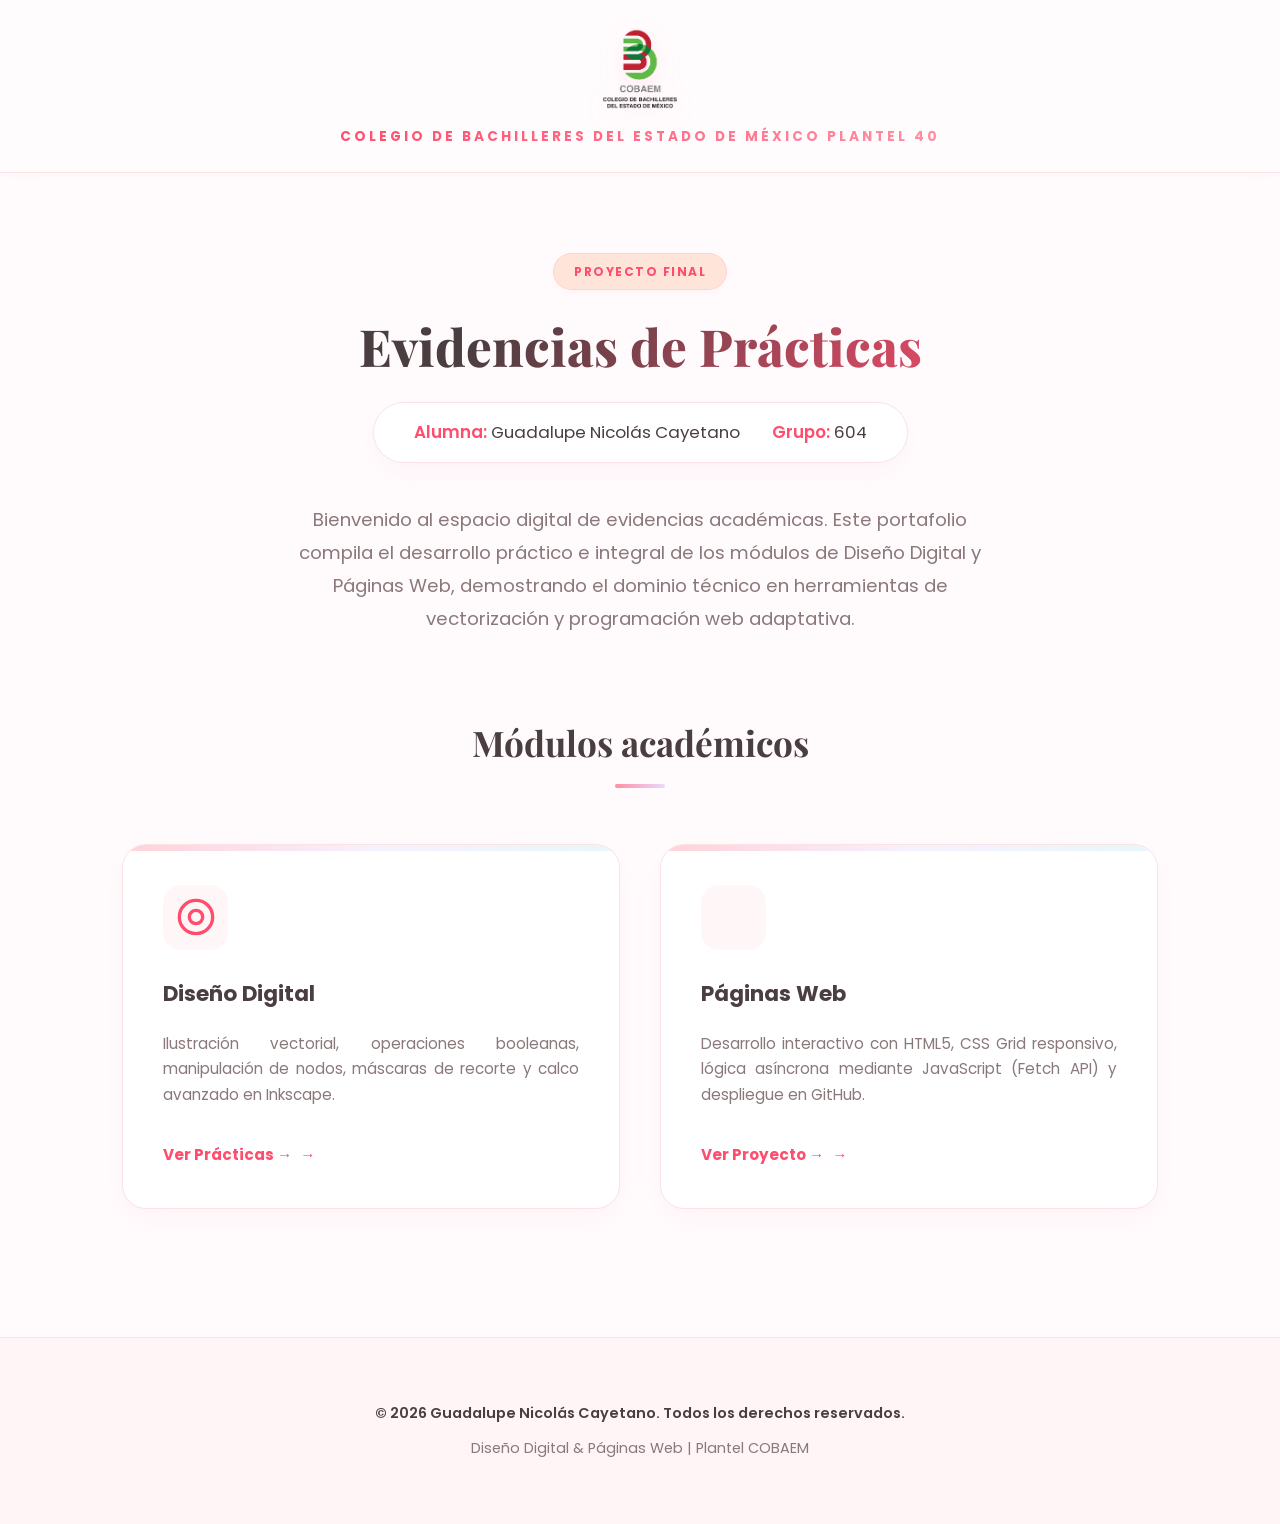
<file: PAGINA WEB/index.html>
<!DOCTYPE html>
<html lang="es">
<head>
    <meta charset="UTF-8">
    <meta name="viewport" content="width=device-width, initial-scale=1.0">
    <title>Página Web | Guadalupe Nicolás Cayetano</title>
    <link rel="stylesheet" href="style.css">
    <link rel="preconnect" href="https://fonts.googleapis.com">
    <link rel="preconnect" href="https://fonts.gstatic.com" crossorigin>
    <link href="https://fonts.googleapis.com/css2?family=Poppins:wght@300;400;600;700&display=swap" rel="stylesheet">
</head>
<body>

    <header class="main-header">
        <div class="header-container">
            <img src="Assets/logo.png" alt="Logo de la Institución" class="school-logo">
            <p class="institution-name">Colegio de Bachilleres del Estado de México Plantel 40</p>
        </div>
    </header>

    <section class="hero-section">
        <div class="hero-container">
            <span class="badge">Proyecto Final</span>
            <h1>Evidencias de Prácticas</h1>
            <div class="student-info">
                <p><strong>Alumna:</strong> Guadalupe Nicolás Cayetano</p>
                <p><strong>Grupo:</strong> 604</p>
            </div>
            <p class="hero-description">
               Bienvenido al espacio digital de evidencias académicas. Este portafolio compila el desarrollo práctico e integral de los módulos de Diseño Digital y Páginas Web, demostrando el dominio técnico en herramientas de vectorización y programación web adaptativa.
            </p>
        </div>
    </section>

    <main class="modules-section">
        <h2 class="section-title">Módulos académicos</h2>
        <div class="modules-grid">
            
            <a href="diseno.html" class="module-card">
                <div class="card-icon">
                    <svg xmlns="http://www.w3.org/2000/svg" width="40" height="40" viewBox="0 0 24 24" fill="none" stroke="currentColor" stroke-width="2" stroke-linecap="round" stroke-linejoin="round"><path d="M12 22C17.5228 22 22 17.5228 22 12C22 6.47715 17.5228 2 12 2C6.47715 2 2 6.47715 2 12C2 17.5228 6.47715 22 12 22Z"/><path d="M12 8A4 4 0 1 0 12 16A4 4 0 1 0 12 8Z"/></svg>
                </div>
                <h3>Diseño Digital</h3>
                <p style="text-align: justify;">Ilustración vectorial, operaciones booleanas, manipulación de nodos, máscaras de recorte y calco avanzado en Inkscape.</p>
                <span class="card-link">Ver Prácticas &rarr;</span>
            </a>

            <a href="paginas_web.html" class="module-card">
                <div class="card-icon">
                    <svg xmlns="http://www.w3.org/2000/svg" width="40" height="40" viewBox="0 0 24 24" fill="none" stroke="currentColor" stroke-width="2" stroke-linecap="round" stroke-linejoin="round"><code class="xml"><path d="m18 16 4-4-4-4"/><path d="m6 8-4 4 4 4"/><path d="m14.5 4-5 16"/></code></svg>
                </div>
                <h3>Páginas Web</h3>
                <p style="text-align: justify;">Desarrollo interactivo con HTML5, CSS Grid responsivo, lógica asíncrona mediante JavaScript (Fetch API) y despliegue en GitHub.</p>
                <span class="card-link">Ver Proyecto &rarr;</span>
            </a>

        </div>
    </main>

    <footer class="main-footer">
        <p>&copy; 2026 Guadalupe Nicolás Cayetano. Todos los derechos reservados.</p>
        <p>Diseño Digital &amp; Páginas Web | Plantel COBAEM</p>
    </footer>

</body>
</html>
</file>
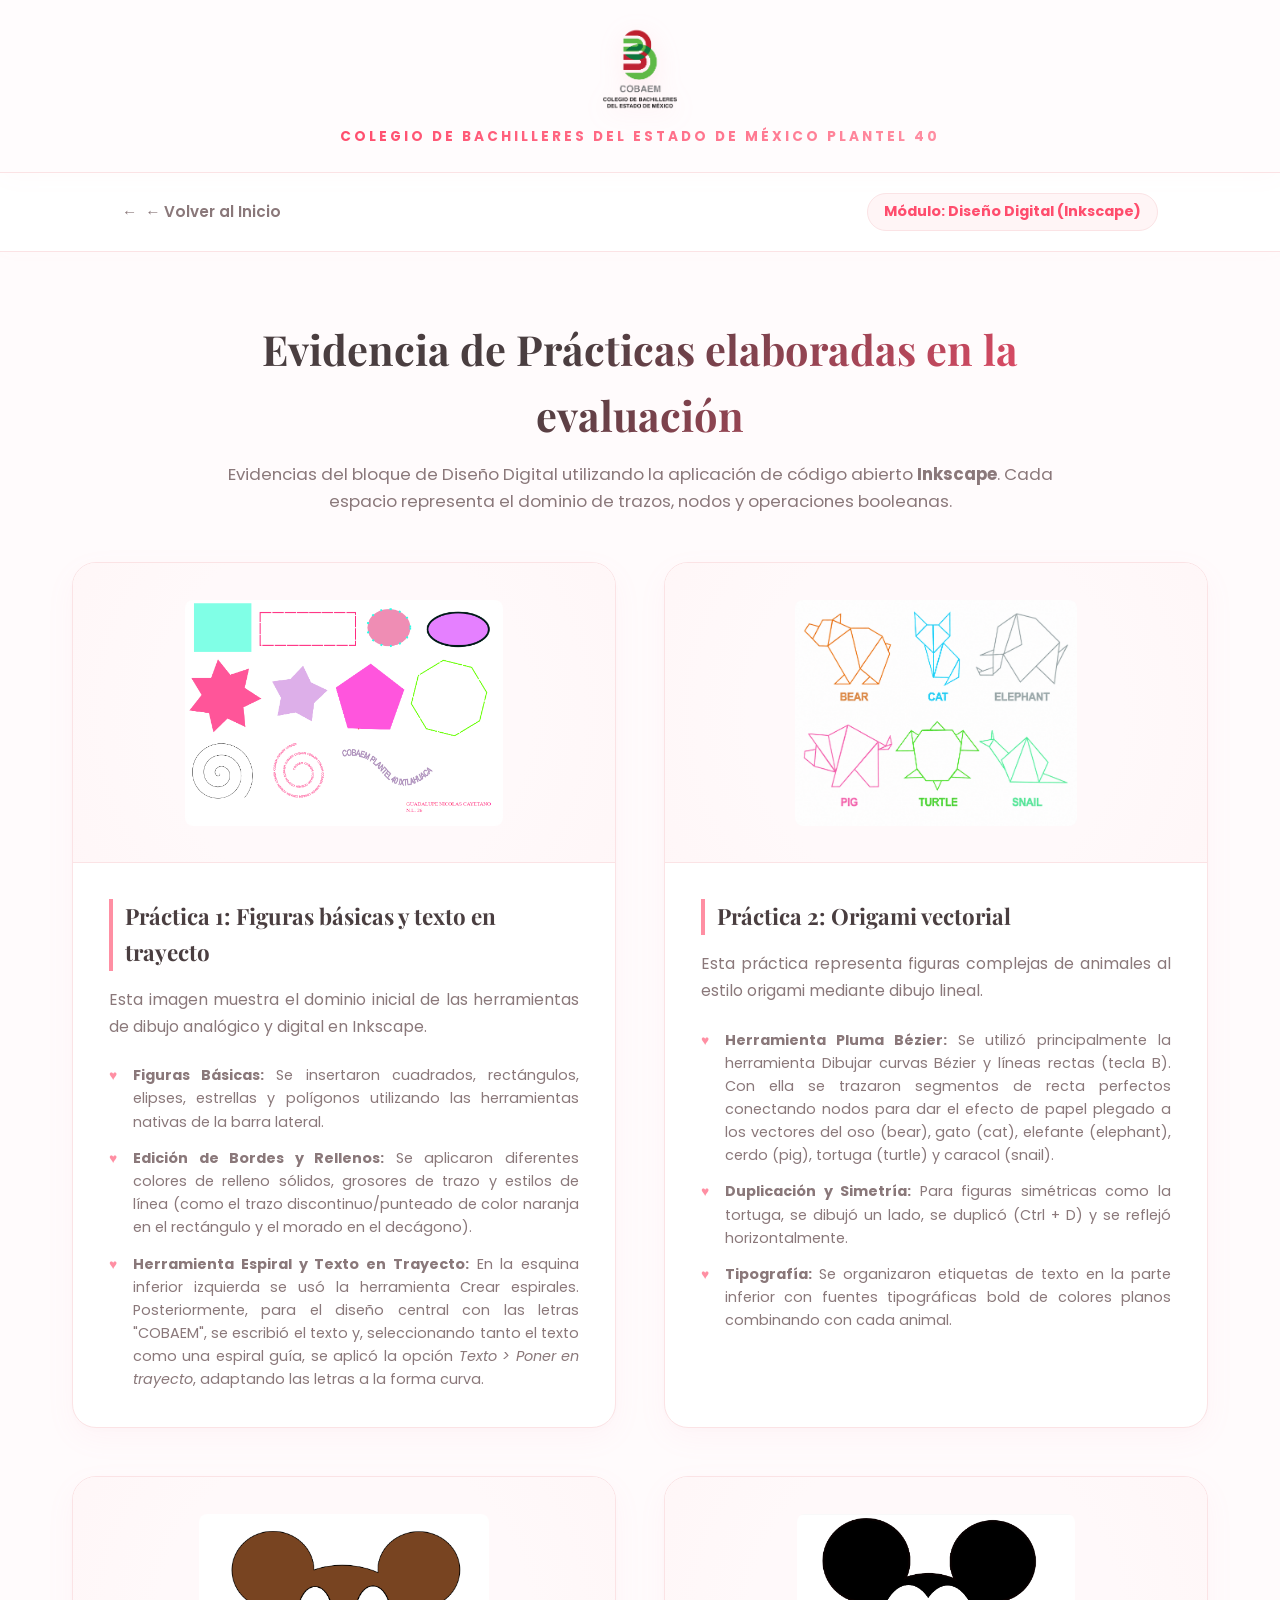
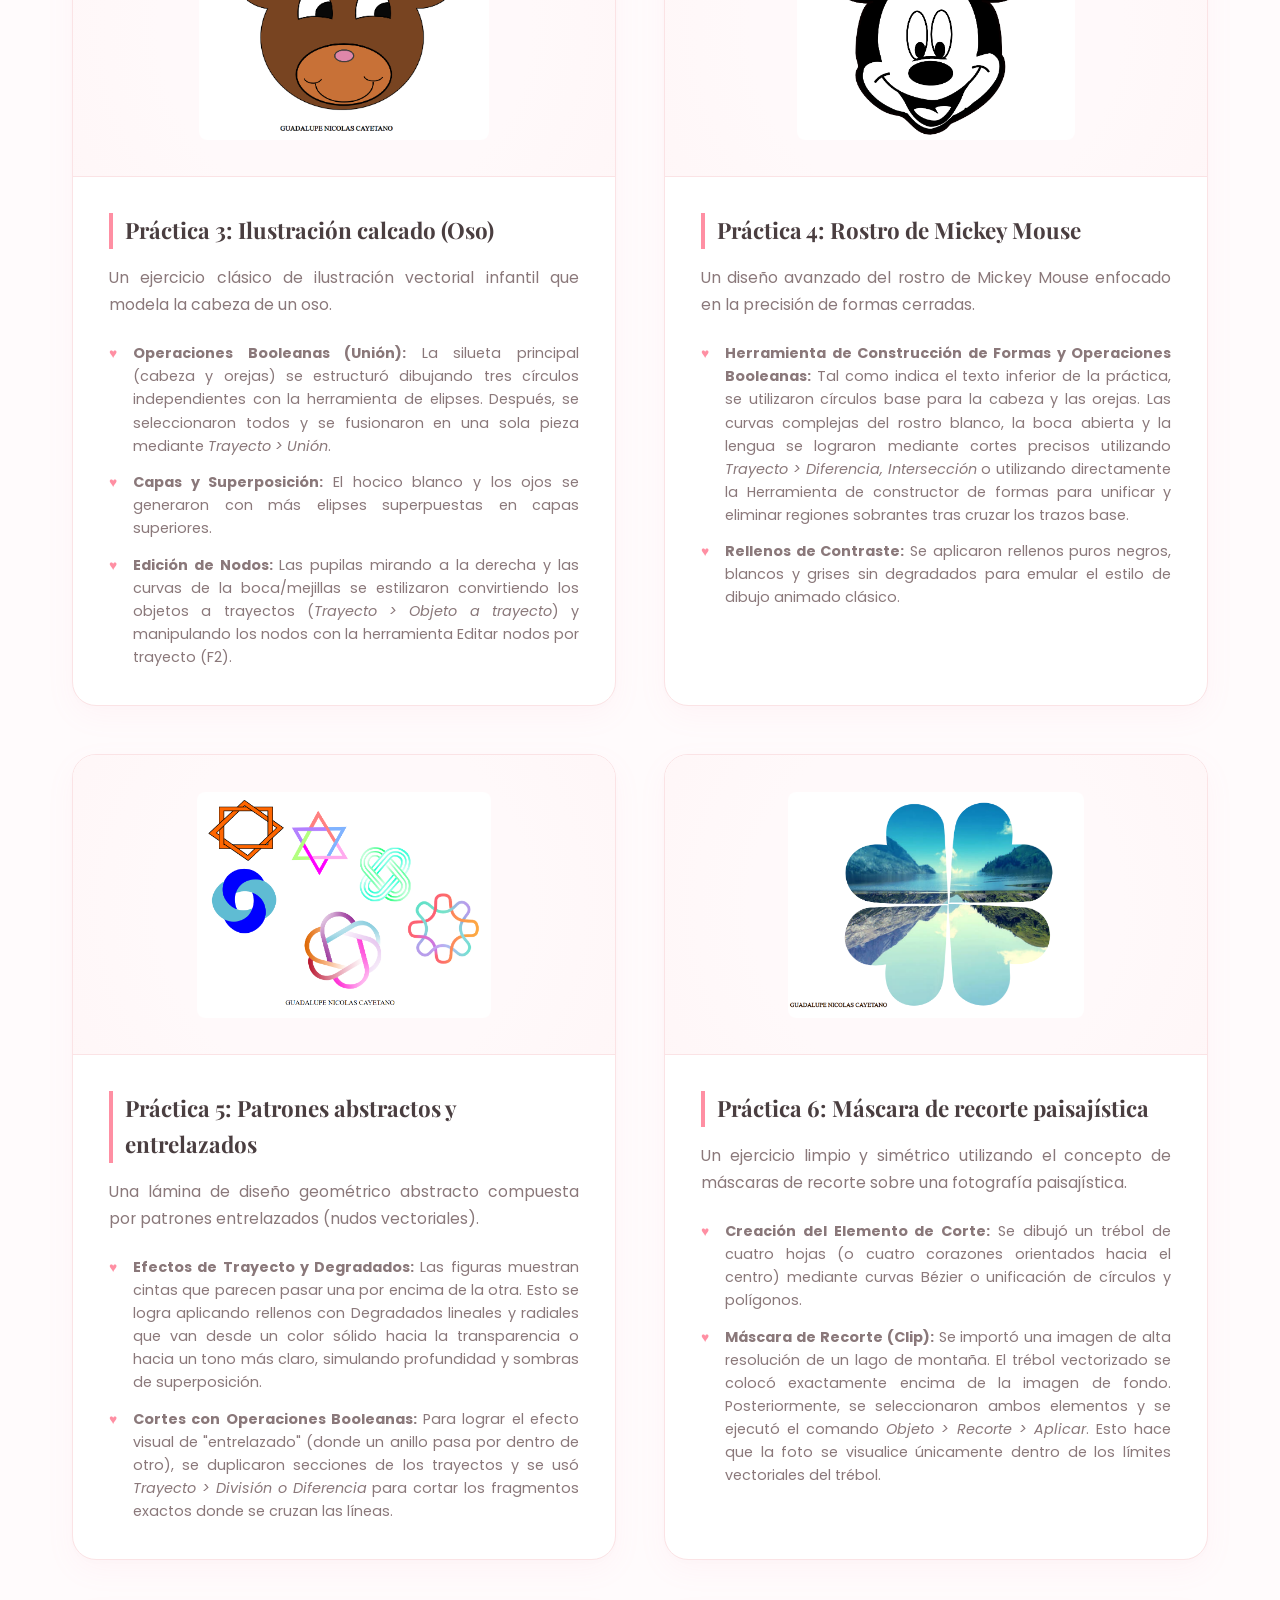
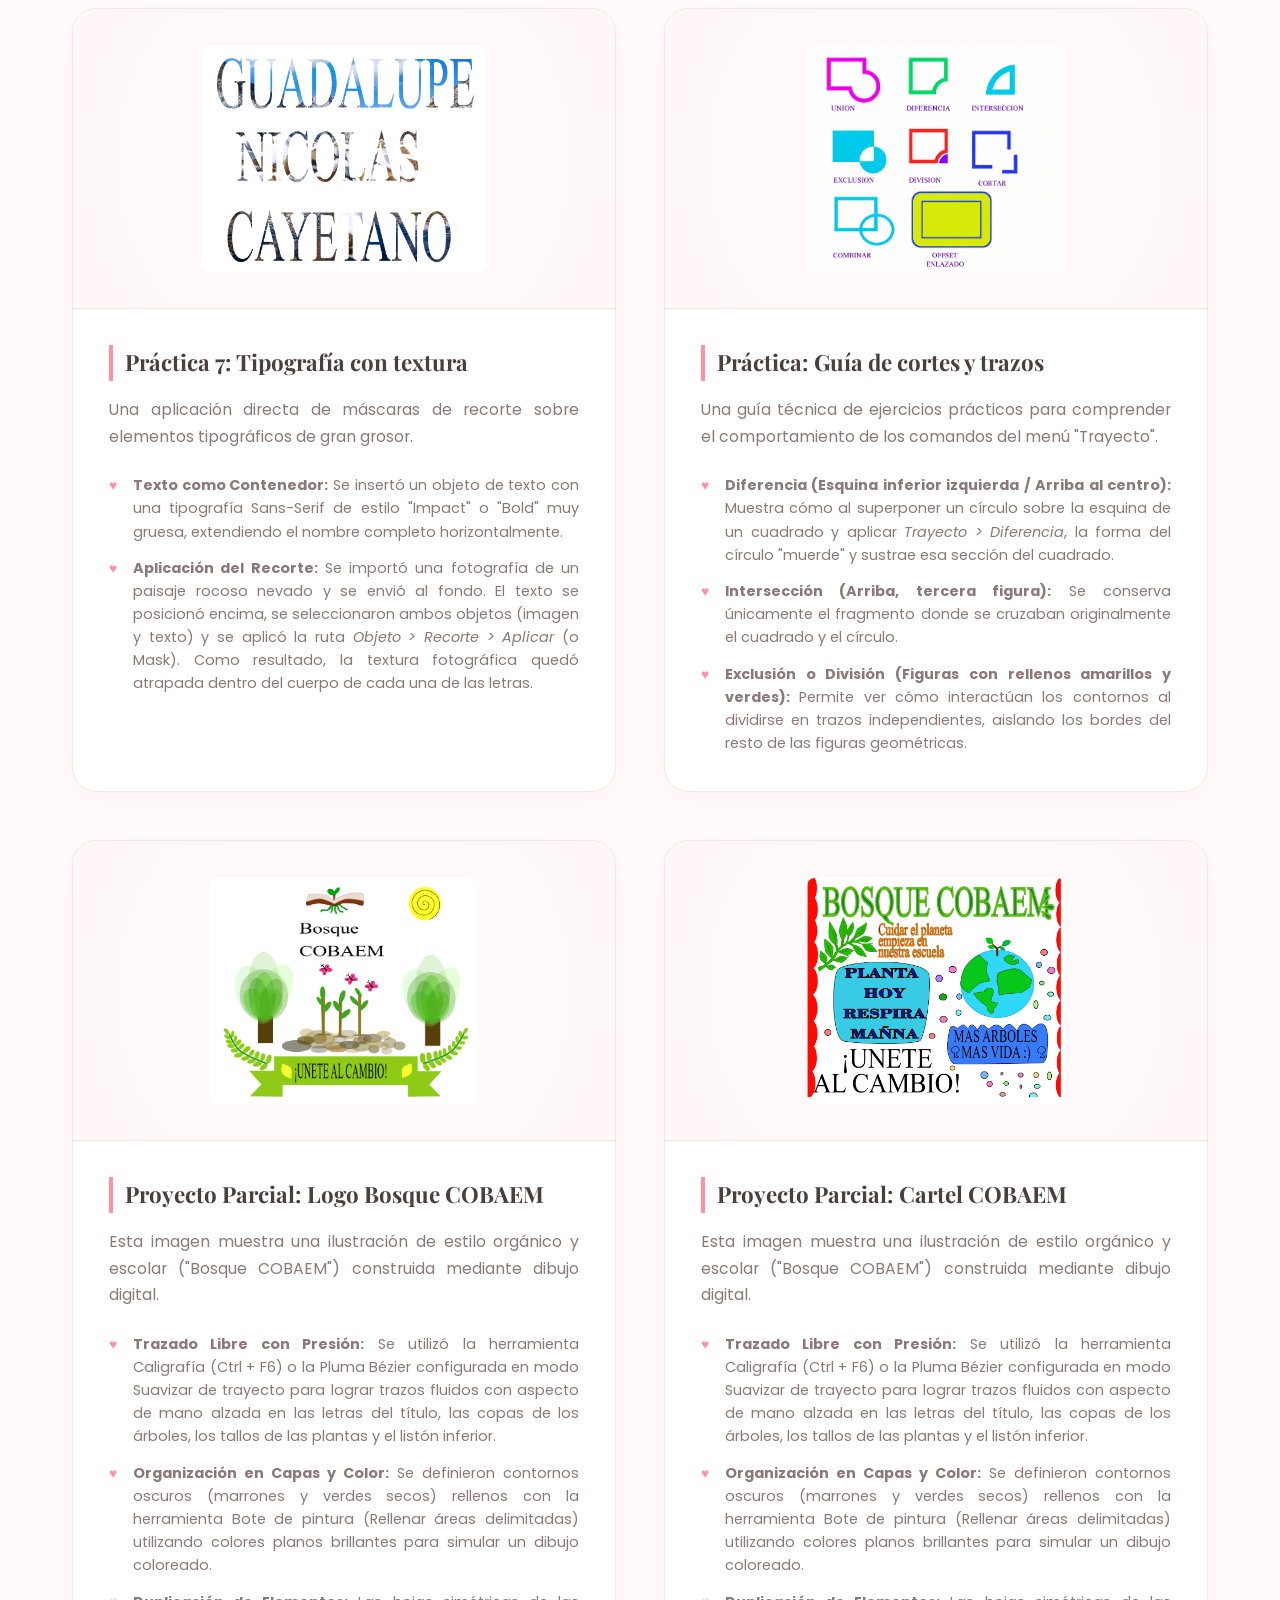
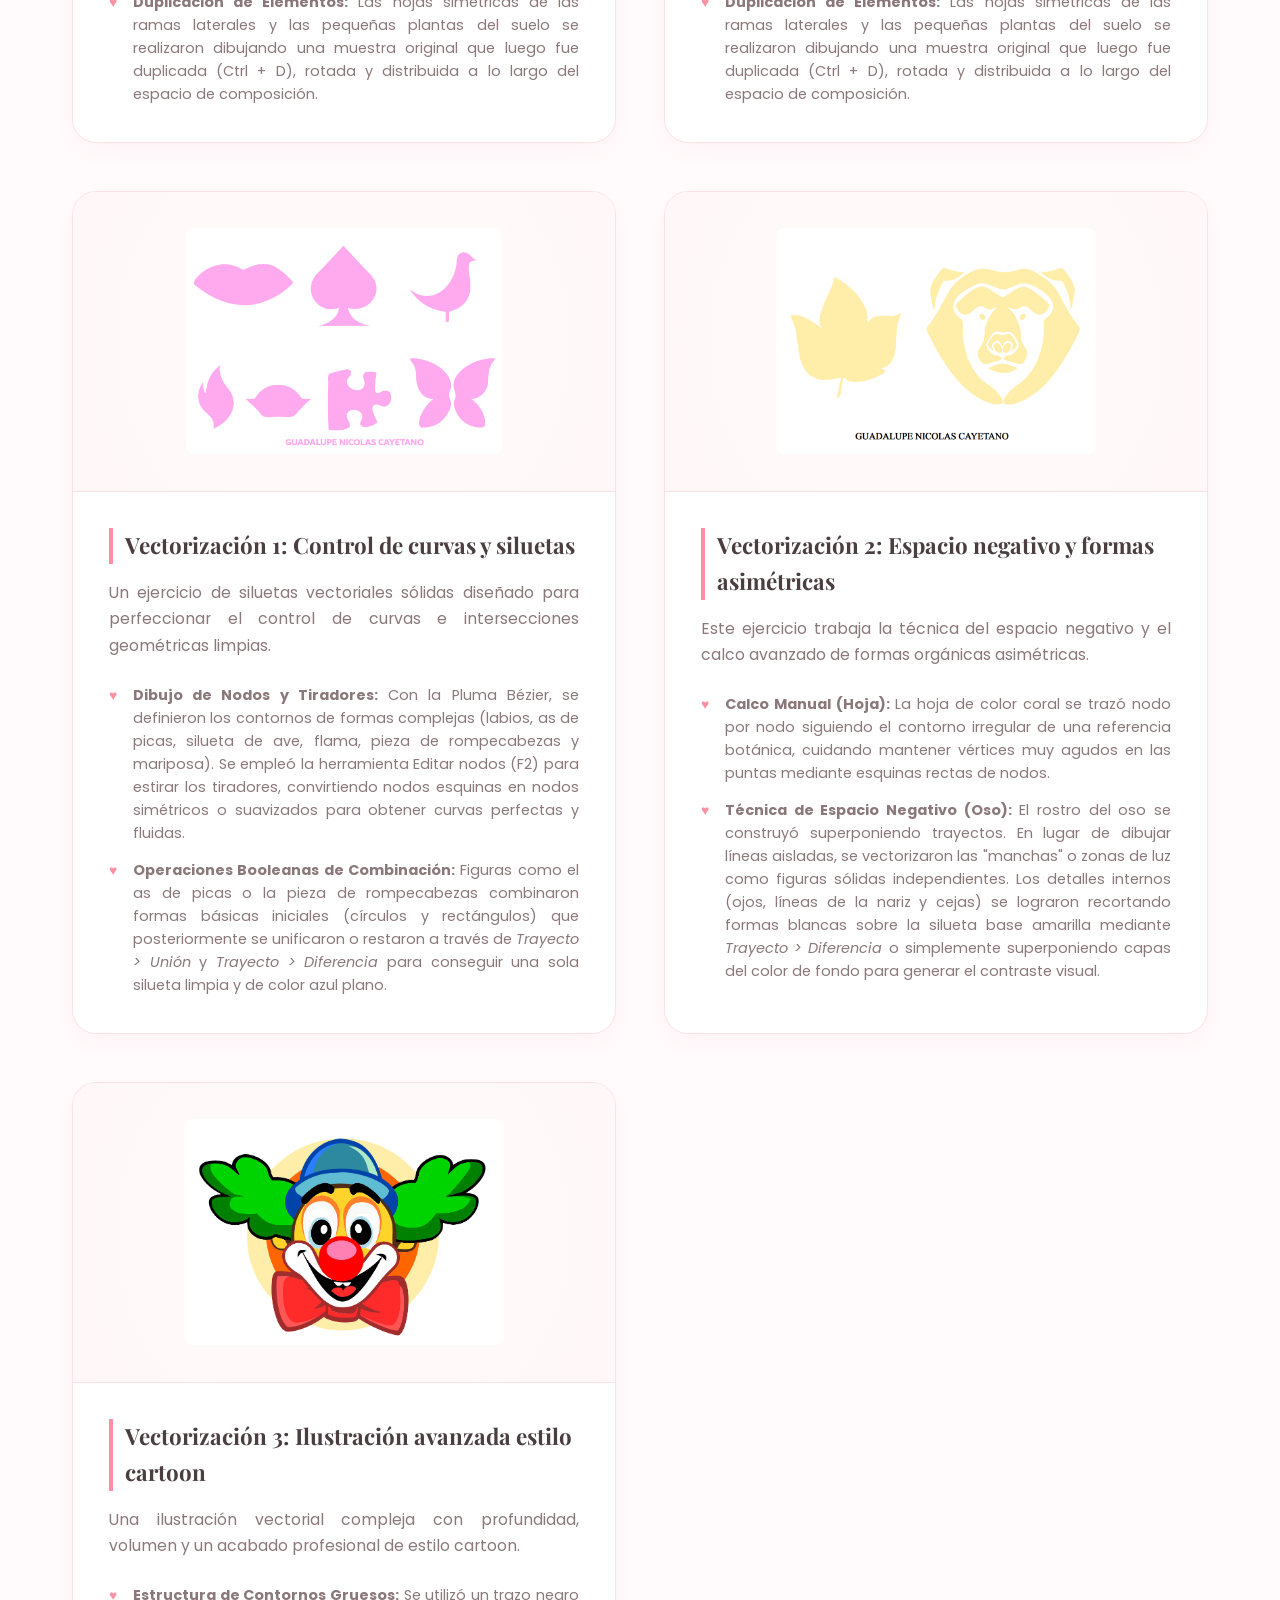
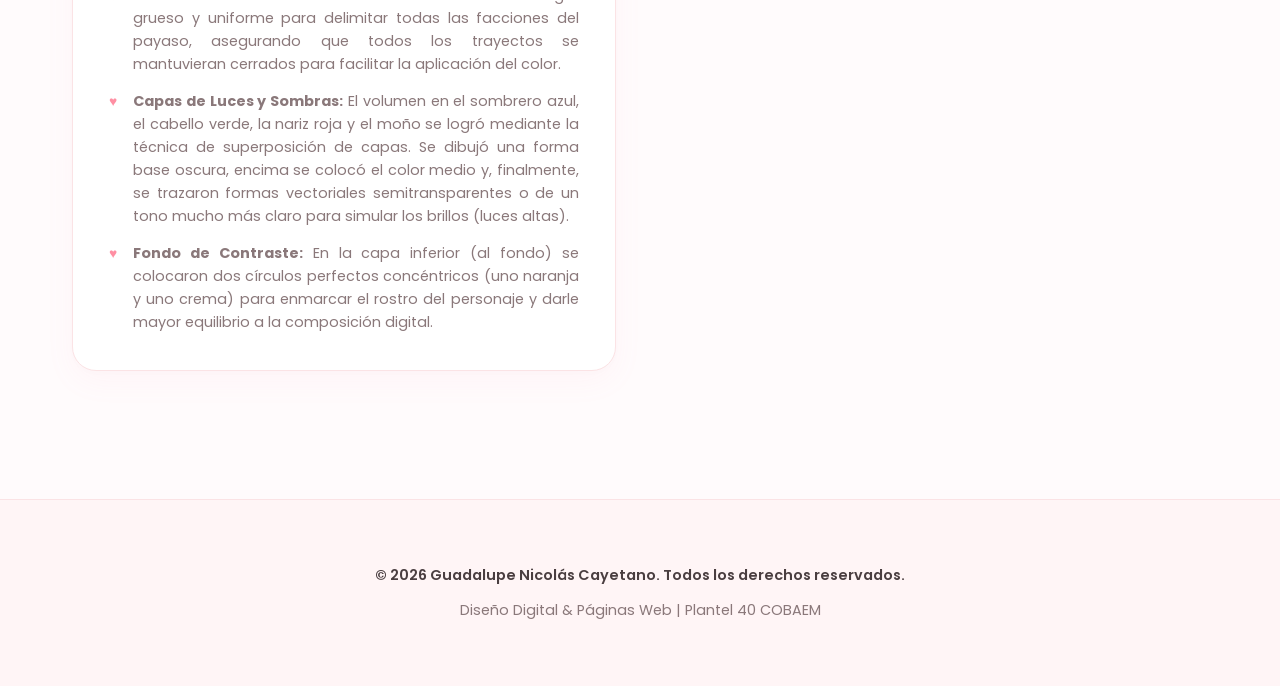
<file: PAGINA WEB/diseno.html>
<!DOCTYPE html>
<html lang="es">
<head>
    <meta charset="UTF-8">
    <meta name="viewport" content="width=device-width, initial-scale=1.0">
    <title>Diseño Digital | Evidencias</title>
    <link rel="stylesheet" href="style.css">
    <!-- Fuente moderna -->
    <link rel="preconnect" href="https://fonts.googleapis.com">
    <link rel="preconnect" href="https://fonts.gstatic.com" crossorigin>
    <link href="https://fonts.googleapis.com/css2?family=Poppins:wght@300;400;600;700&display=swap" rel="stylesheet">
</head>
<body>

    <!-- Encabezado / Logo Principal -->
    <header class="main-header">
        <div class="header-container">
            <img src="Assets/logo.png" alt="Logo de la Institución" class="school-logo">
            <p class="institution-name">Colegio de Bachilleres del Estado de México Plantel 40</p>
        </div>
    </header>

    <!-- Barra de Navegación / Regresar -->
    <nav class="nav-bar">
        <div class="nav-container">
            <a href="index.html" class="back-btn">&larr; Volver al Inicio</a>
            <span class="current-module">Módulo: Diseño Digital (Inkscape)</span>
        </div>
    </nav>

    <!-- Título de la Sección -->
    <section class="gallery-intro">
        <h1>Evidencia de Prácticas elaboradas en la evaluación</h1>
        <p>Evidencias del bloque de Diseño Digital utilizando la aplicación de código abierto <strong>Inkscape</strong>. Cada espacio representa el dominio de trazos, nodos y operaciones booleanas.</p>
    </section>

    <!-- Rejilla de la Galería -->
    <main class="gallery-section">
        <div class="gallery-grid">

            <!-- PÁGINA 1: Practica 1 -->
            <div class="gallery-card">
                <div class="image-container">
                    <img src="Assets/DISEÑO/Practica 1.png" alt="Práctica 1">
                </div>
                <div class="card-content">
                    <h3>Práctica 1: Figuras básicas y texto en trayecto</h3>
                    <p style="text-align: justify;">Esta imagen muestra el dominio inicial de las herramientas de dibujo analógico y digital en Inkscape.</p>
                    <ul style="text-align: justify;">
                        <li><strong>Figuras Básicas:</strong> Se insertaron cuadrados, rectángulos, elipses, estrellas y polígonos utilizando las herramientas nativas de la barra lateral.</li>
                        <li><strong>Edición de Bordes y Rellenos:</strong> Se aplicaron diferentes colores de relleno sólidos, grosores de trazo y estilos de línea (como el trazo discontinuo/punteado de color naranja en el rectángulo y el morado en el decágono).</li>
                        <li><strong>Herramienta Espiral y Texto en Trayecto:</strong> En la esquina inferior izquierda se usó la herramienta Crear espirales. Posteriormente, para el diseño central con las letras "COBAEM", se escribió el texto y, seleccionando tanto el texto como una espiral guía, se aplicó la opción <em>Texto > Poner en trayecto</em>, adaptando las letras a la forma curva.</li>
                    </ul>
                </div>
            </div>

            <div class="gallery-card">
                <div class="image-container">
                    <img src="Assets/DISEÑO/Practica 2.png" alt="Práctica 2">
                </div>
                <div class="card-content">
                    <h3>Práctica 2: Origami vectorial</h3>
                    <p style="text-align: justify;">Esta práctica representa figuras complejas de animales al estilo origami mediante dibujo lineal.</p>
                    <ul style="text-align: justify;">
                        <li><strong>Herramienta Pluma Bézier:</strong> Se utilizó principalmente la herramienta Dibujar curvas Bézier y líneas rectas (tecla B). Con ella se trazaron segmentos de recta perfectos conectando nodos para dar el efecto de papel plegado a los vectores del oso (bear), gato (cat), elefante (elephant), cerdo (pig), tortuga (turtle) y caracol (snail).</li>
                        <li><strong>Duplicación y Simetría:</strong> Para figuras simétricas como la tortuga, se dibujó un lado, se duplicó (Ctrl + D) y se reflejó horizontalmente.</li>
                        <li><strong>Tipografía:</strong> Se organizaron etiquetas de texto en la parte inferior con fuentes tipográficas bold de colores planos combinando con cada animal.</li>
                    </ul>
                </div>
            </div>

            <!-- PÁGINA 3: Practica 3 -->
            <div class="gallery-card">
                <div class="image-container">
                    <img src="Assets/DISEÑO/Practica 3.png" alt="Práctica 3">
                </div>
                <div class="card-content">
                    <h3>Práctica 3: Ilustración calcado (Oso)</h3>
                    <p style="text-align: justify;">Un ejercicio clásico de ilustración vectorial infantil que modela la cabeza de un oso.</p>
                    <ul style="text-align: justify;">
                        <li><strong>Operaciones Booleanas (Unión):</strong> La silueta principal (cabeza y orejas) se estructuró dibujando tres círculos independientes con la herramienta de elipses. Después, se seleccionaron todos y se fusionaron en una sola pieza mediante <em>Trayecto > Unión</em>.</li>
                        <li><strong>Capas y Superposición:</strong> El hocico blanco y los ojos se generaron con más elipses superpuestas en capas superiores.</li>
                        <li><strong>Edición de Nodos:</strong> Las pupilas mirando a la derecha y las curvas de la boca/mejillas se estilizaron convirtiendo los objetos a trayectos (<em>Trayecto > Objeto a trayecto</em>) y manipulando los nodos con la herramienta Editar nodos por trayecto (F2).</li>
                    </ul>
                </div>
            </div>

            <!-- PÁGINA 4: Practica 4 -->
            <div class="gallery-card">
                <div class="image-container">
                    <img src="Assets/DISEÑO/Practica 4.png" alt="Práctica 4">
                </div>
                <div class="card-content">
                    <h3>Práctica 4: Rostro de Mickey Mouse</h3>
                    <p style="text-align: justify;">Un diseño avanzado del rostro de Mickey Mouse enfocado en la precisión de formas cerradas.</p>
                    <ul style="text-align: justify;">
                        <li><strong>Herramienta de Construcción de Formas y Operaciones Booleanas:</strong> Tal como indica el texto inferior de la práctica, se utilizaron círculos base para la cabeza y las orejas. Las curvas complejas del rostro blanco, la boca abierta y la lengua se lograron mediante cortes precisos utilizando <em>Trayecto > Diferencia, Intersección</em> o utilizando directamente la Herramienta de constructor de formas para unificar y eliminar regiones sobrantes tras cruzar los trazos base.</li>
                        <li><strong>Rellenos de Contraste:</strong> Se aplicaron rellenos puros negros, blancos y grises sin degradados para emular el estilo de dibujo animado clásico.</li>
                    </ul>
                </div>
            </div>

            <!-- PÁGINA 5: Practica 5 -->
            <div class="gallery-card">
                <div class="image-container">
                    <img src="Assets/DISEÑO/Practica 5.png" alt="Práctica 5">
                </div>
                <div class="card-content">
                    <h3>Práctica 5: Patrones abstractos y entrelazados</h3>
                    <p style="text-align: justify;">Una lámina de diseño geométrico abstracto compuesta por patrones entrelazados (nudos vectoriales).</p>
                    <ul style="text-align: justify;">
                        <li><strong>Efectos de Trayecto y Degradados:</strong> Las figuras muestran cintas que parecen pasar una por encima de la otra. Esto se logra aplicando rellenos con Degradados lineales y radiales que van desde un color sólido hacia la transparencia o hacia un tono más claro, simulando profundidad y sombras de superposición.</li>
                        <li><strong>Cortes con Operaciones Booleanas:</strong> Para lograr el efecto visual de "entrelazado" (donde un anillo pasa por dentro de otro), se duplicaron secciones de los trayectos y se usó <em>Trayecto > División o Diferencia</em> para cortar los fragmentos exactos donde se cruzan las líneas.</li>
                    </ul>
                </div>
            </div>

            <!-- PÁGINA 6: Practica 6 -->
            <div class="gallery-card">
                <div class="image-container">
                    <img src="Assets/DISEÑO/Practica 6.png" alt="Práctica 6">
                </div>
                <div class="card-content">
                    <h3>Práctica 6: Máscara de recorte paisajística</h3>
                    <p style="text-align: justify;">Un ejercicio limpio y simétrico utilizando el concepto de máscaras de recorte sobre una fotografía paisajística.</p>
                    <ul style="text-align: justify;">
                        <li><strong>Creación del Elemento de Corte:</strong> Se dibujó un trébol de cuatro hojas (o cuatro corazones orientados hacia el centro) mediante curvas Bézier o unificación de círculos y polígonos.</li>
                        <li><strong>Máscara de Recorte (Clip):</strong> Se importó una imagen de alta resolución de un lago de montaña. El trébol vectorizado se colocó exactamente encima de la imagen de fondo. Posteriormente, se seleccionaron ambos elementos y se ejecutó el comando <em>Objeto > Recorte > Aplicar</em>. Esto hace que la foto se visualice únicamente dentro de los límites vectoriales del trébol.</li>
                    </ul>
                </div>
            </div>

            <!-- PÁGINA 7: Practica 7 -->
            <div class="gallery-card">
                <div class="image-container">
                    <img src="Assets/DISEÑO/Practica 7.png" alt="Práctica 7">
                </div>
                <div class="card-content">
                    <h3>Práctica 7: Tipografía con textura</h3>
                    <p style="text-align: justify;">Una aplicación directa de máscaras de recorte sobre elementos tipográficos de gran grosor.</p>
                    <ul style="text-align: justify;">
                        <li><strong>Texto como Contenedor:</strong> Se insertó un objeto de texto con una tipografía Sans-Serif de estilo "Impact" o "Bold" muy gruesa, extendiendo el nombre completo horizontalmente.</li>
                        <li><strong>Aplicación del Recorte:</strong> Se importó una fotografía de un paisaje rocoso nevado y se envió al fondo. El texto se posicionó encima, se seleccionaron ambos objetos (imagen y texto) y se aplicó la ruta <em>Objeto > Recorte > Aplicar</em> (o Mask). Como resultado, la textura fotográfica quedó atrapada dentro del cuerpo de cada una de las letras.</li>
                    </ul>
                </div>
            </div>

            <!-- PÁGINA 8: Practica cortes y trazos -->
            <div class="gallery-card">
                <div class="image-container">
                    <img src="Assets/DISEÑO/Practica cortes y trazos.png" alt="Práctica cortes y trazos">
                </div>
                <div class="card-content">
                    <h3>Práctica: Guía de cortes y trazos</h3>
                    <p style="text-align: justify;">Una guía técnica de ejercicios prácticos para comprender el comportamiento de los comandos del menú "Trayecto".</p>
                    <ul style="text-align: justify;">
                        <li><strong>Diferencia (Esquina inferior izquierda / Arriba al centro):</strong> Muestra cómo al superponer un círculo sobre la esquina de un cuadrado y aplicar <em>Trayecto > Diferencia</em>, la forma del círculo "muerde" y sustrae esa sección del cuadrado.</li>
                        <li><strong>Intersección (Arriba, tercera figura):</strong> Se conserva únicamente el fragmento donde se cruzaban originalmente el cuadrado y el círculo.</li>
                        <li><strong>Exclusión o División (Figuras con rellenos amarillos y verdes):</strong> Permite ver cómo interactúan los contornos al dividirse en trazos independientes, aislando los bordes del resto de las figuras geométricas.</li>
                    </ul>
                </div>
            </div>

            <!-- PÁGINA 9: Logo Bosque -->
            <div class="gallery-card">
                <div class="image-container">
                    <img src="Assets/DISEÑO/Logo Bosque.png" alt="Logo Bosque COBAEM">
                </div>
                <div class="card-content">
                    <h3>Proyecto Parcial: Logo Bosque COBAEM</h3>
                    <p style="text-align: justify;">Esta imagen muestra una ilustración de estilo orgánico y escolar ("Bosque COBAEM") construida mediante dibujo digital.</p>
                    <ul style="text-align: justify;">
                        <li><strong>Trazado Libre con Presión:</strong> Se utilizó la herramienta Caligrafía (Ctrl + F6) o la Pluma Bézier configurada en modo Suavizar de trayecto para lograr trazos fluidos con aspecto de mano alzada en las letras del título, las copas de los árboles, los tallos de las plantas y el listón inferior.</li>
                        <li><strong>Organización en Capas y Color:</strong> Se definieron contornos oscuros (marrones y verdes secos) rellenos con la herramienta Bote de pintura (Rellenar áreas delimitadas) utilizando colores planos brillantes para simular un dibujo coloreado.</li>
                        <li><strong>Duplicación de Elementos:</strong> Las hojas simétricas de las ramas laterales y las pequeñas plantas del suelo se realizaron dibujando una muestra original que luego fue duplicada (Ctrl + D), rotada y distribuida a lo largo del espacio de composición.</li>
                    </ul>
                </div>
            </div>

  <!-- PÁGINA 10: Cartel -->
            <div class="gallery-card">
                <div class="image-container">
                    <img src="Assets/DISEÑO/Cartel.png" alt="Cartel">
                </div>
                <div class="card-content">
                    <h3>Proyecto Parcial: Cartel COBAEM</h3>
                    <p style="text-align: justify;">Esta imagen muestra una ilustración de estilo orgánico y escolar ("Bosque COBAEM") construida mediante dibujo digital.</p>
                    <ul style="text-align: justify;">
                        <li><strong>Trazado Libre con Presión:</strong> Se utilizó la herramienta Caligrafía (Ctrl + F6) o la Pluma Bézier configurada en modo Suavizar de trayecto para lograr trazos fluidos con aspecto de mano alzada en las letras del título, las copas de los árboles, los tallos de las plantas y el listón inferior.</li>
                        <li><strong>Organización en Capas y Color:</strong> Se definieron contornos oscuros (marrones y verdes secos) rellenos con la herramienta Bote de pintura (Rellenar áreas delimitadas) utilizando colores planos brillantes para simular un dibujo coloreado.</li>
                        <li><strong>Duplicación de Elementos:</strong> Las hojas simétricas de las ramas laterales y las pequeñas plantas del suelo se realizaron dibujando una muestra original que luego fue duplicada (Ctrl + D), rotada y distribuida a lo largo del espacio de composición.</li>
                    </ul>
                </div>
            </div>
            <!-- PÁGINA 11: Vectorizacion 1 -->
            <div class="gallery-card">
                <div class="image-container">
                    <img src="Assets/DISEÑO/Vectorizacion 1.png" alt="Vectorización 1">
                </div>
                <div class="card-content">
                    <h3>Vectorización 1: Control de curvas y siluetas</h3>
                    <p style="text-align: justify;">Un ejercicio de siluetas vectoriales sólidas diseñado para perfeccionar el control de curvas e intersecciones geométricas limpias.</p>
                    <ul style="text-align: justify;">
                        <li><strong>Dibujo de Nodos y Tiradores:</strong> Con la Pluma Bézier, se definieron los contornos de formas complejas (labios, as de picas, silueta de ave, flama, pieza de rompecabezas y mariposa). Se empleó la herramienta Editar nodos (F2) para estirar los tiradores, convirtiendo nodos esquinas en nodos simétricos o suavizados para obtener curvas perfectas y fluidas.</li>
                        <li><strong>Operaciones Booleanas de Combinación:</strong> Figuras como el as de picas o la pieza de rompecabezas combinaron formas básicas iniciales (círculos y rectángulos) que posteriormente se unificaron o restaron a través de <em>Trayecto > Unión</em> y <em>Trayecto > Diferencia</em> para conseguir una sola silueta limpia y de color azul plano.</li>
                    </ul>
                </div>
            </div>

            <!-- PÁGINA 12: Vectorizacion 2 -->
            <div class="gallery-card">
                <div class="image-container">
                    <img src="Assets/DISEÑO/Vectorizacion 2.png" alt="Vectorización 2">
                </div>
                <div class="card-content">
                    <h3>Vectorización 2: Espacio negativo y formas asimétricas</h3>
                    <p style="text-align: justify;">Este ejercicio trabaja la técnica del espacio negativo y el calco avanzado de formas orgánicas asimétricas.</p>
                    <ul style="text-align: justify;">
                        <li><strong>Calco Manual (Hoja):</strong> La hoja de color coral se trazó nodo por nodo siguiendo el contorno irregular de una referencia botánica, cuidando mantener vértices muy agudos en las puntas mediante esquinas rectas de nodos.</li>
                        <li><strong>Técnica de Espacio Negativo (Oso):</strong> El rostro del oso se construyó superponiendo trayectos. En lugar de dibujar líneas aisladas, se vectorizaron las "manchas" o zonas de luz como figuras sólidas independientes. Los detalles internos (ojos, líneas de la nariz y cejas) se lograron recortando formas blancas sobre la silueta base amarilla mediante <em>Trayecto > Diferencia</em> o simplemente superponiendo capas del color de fondo para generar el contraste visual.</li>
                    </ul>
                </div>
            </div>

            <!-- PÁGINA 13: Vectorizacion 3 -->
            <div class="gallery-card">
                <div class="image-container">
                    <img src="Assets/DISEÑO/Vectorizacion 3.png" alt="Vectorización 3">
                </div>
                <div class="card-content">
                    <h3>Vectorización 3: Ilustración avanzada estilo cartoon</h3>
                    <p style="text-align: justify;">Una ilustración vectorial compleja con profundidad, volumen y un acabado profesional de estilo cartoon.</p>
                    <ul style="text-align: justify;">
                        <li><strong>Estructura de Contornos Gruesos:</strong> Se utilizó un trazo negro grueso y uniforme para delimitar todas las facciones del payaso, asegurando que todos los trayectos se mantuvieran cerrados para facilitar la aplicación del color.</li>
                        <li><strong>Capas de Luces y Sombras:</strong> El volumen en el sombrero azul, el cabello verde, la nariz roja y el moño se logró mediante la técnica de superposición de capas. Se dibujó una forma base oscura, encima se colocó el color medio y, finalmente, se trazaron formas vectoriales semitransparentes o de un tono mucho más claro para simular los brillos (luces altas).</li>
                        <li><strong>Fondo de Contraste:</strong> En la capa inferior (al fondo) se colocaron dos círculos perfectos concéntricos (uno naranja y uno crema) para enmarcar el rostro del personaje y darle mayor equilibrio a la composición digital.</li>
                    </ul>
                </div>
            </div>

        </div>
    </main>

    <!-- Pie de Página -->
    <footer class="main-footer">
        <p>&copy; 2026 Guadalupe Nicolás Cayetano. Todos los derechos reservados.</p>
        <p>Diseño Digital &amp; Páginas Web | Plantel 40 COBAEM</p>
    </footer>

</body>
</html>
</file>
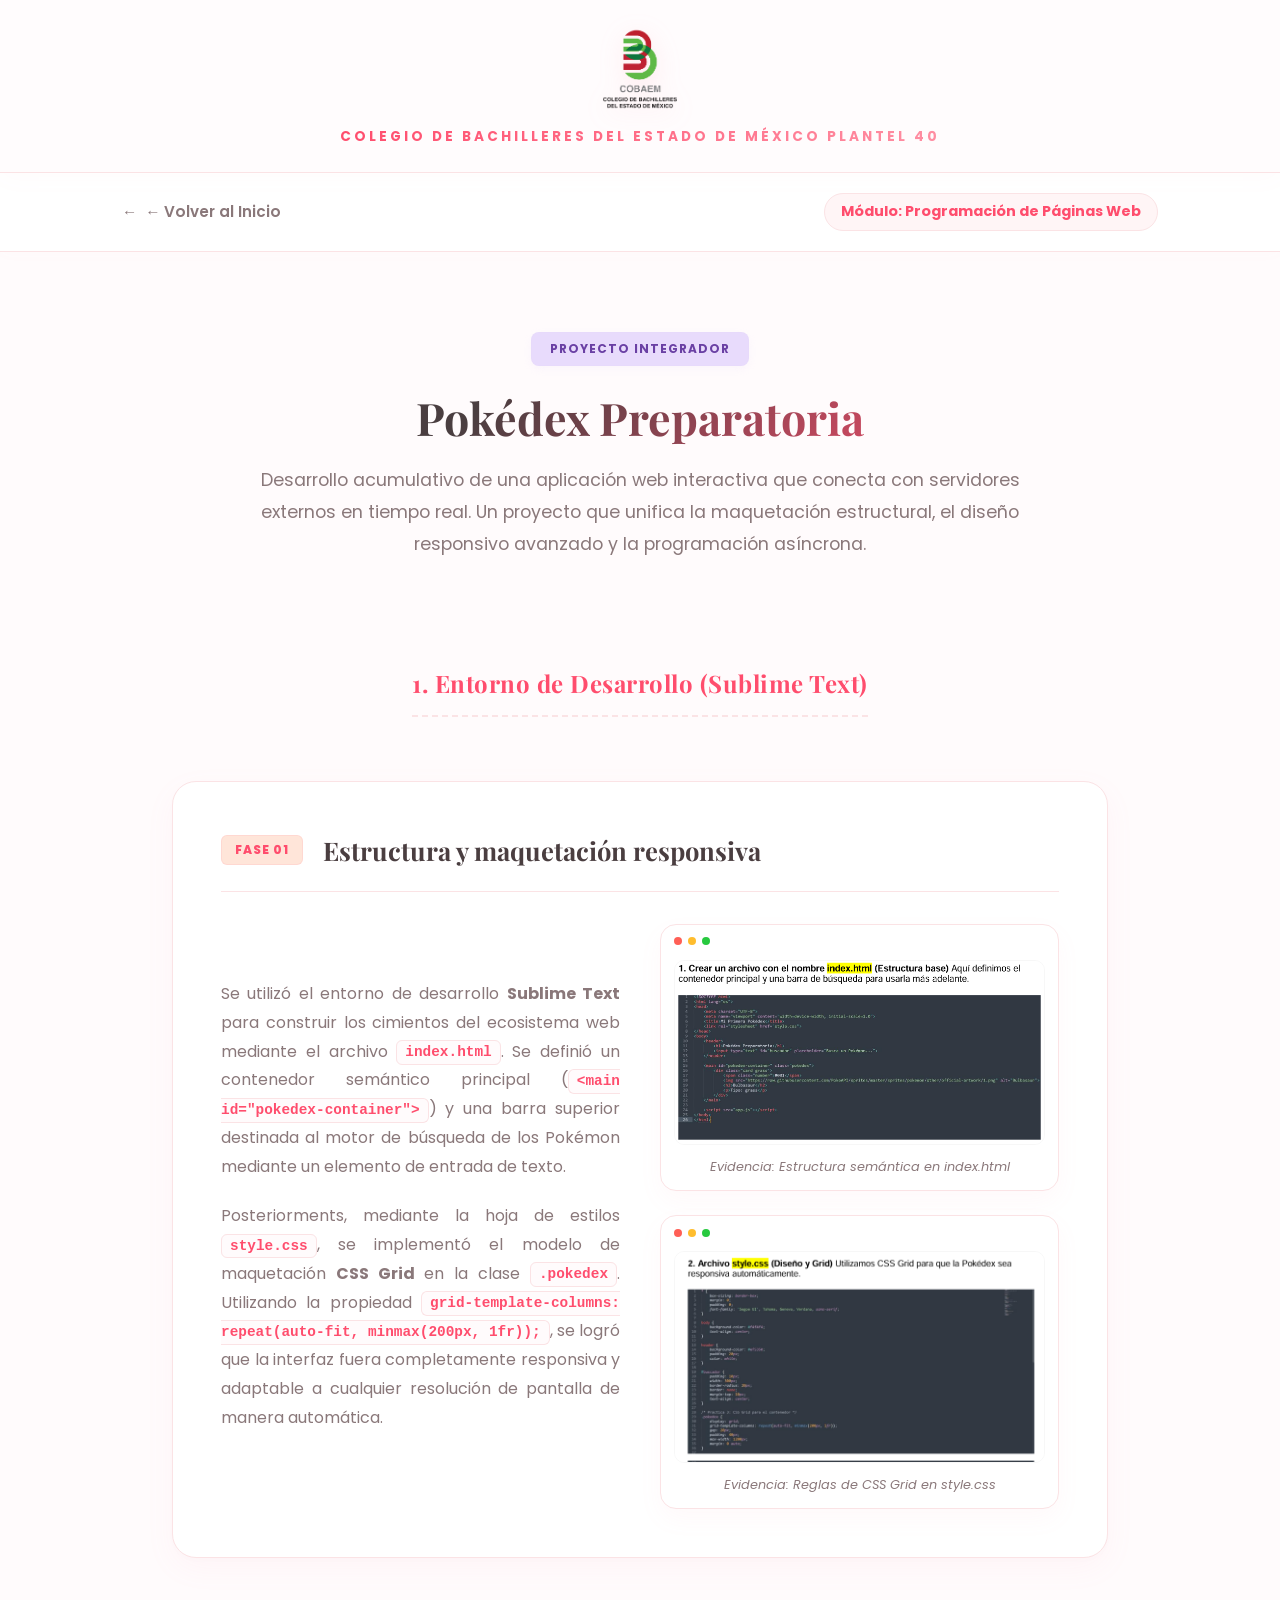
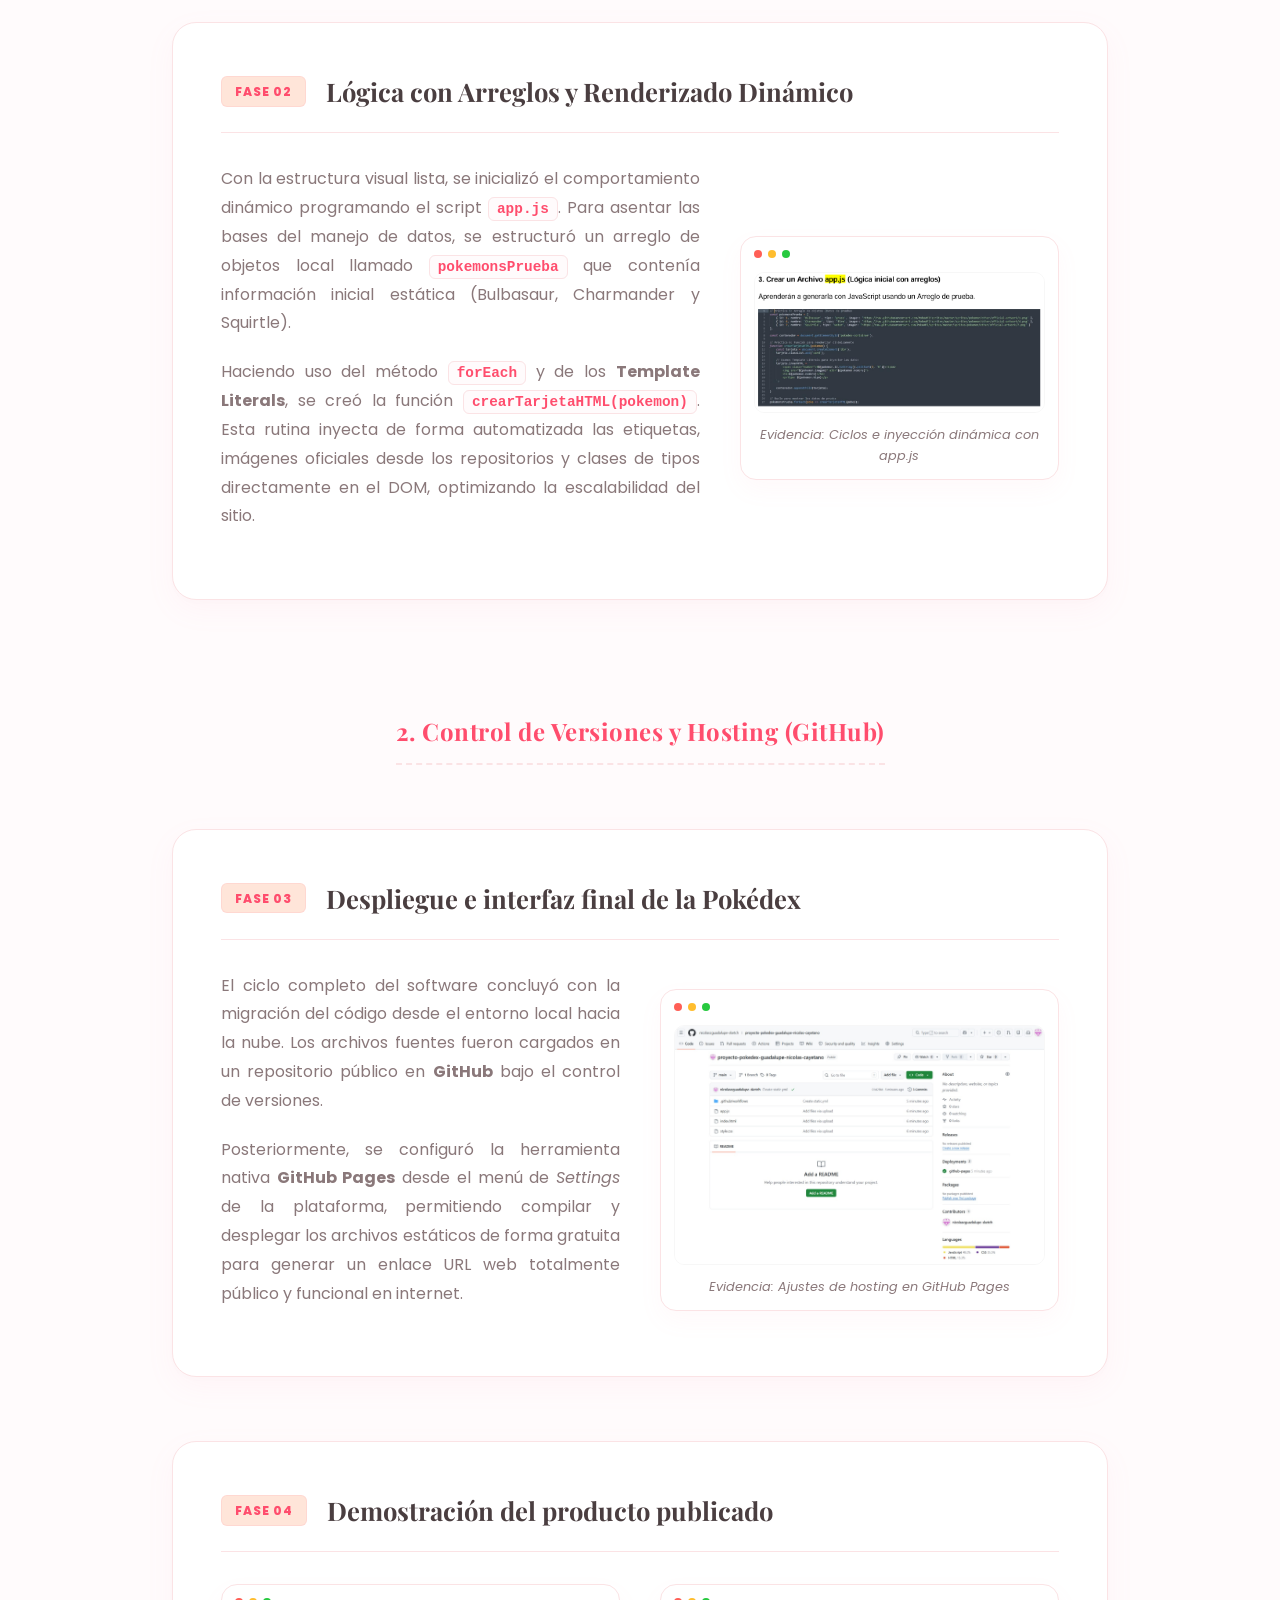
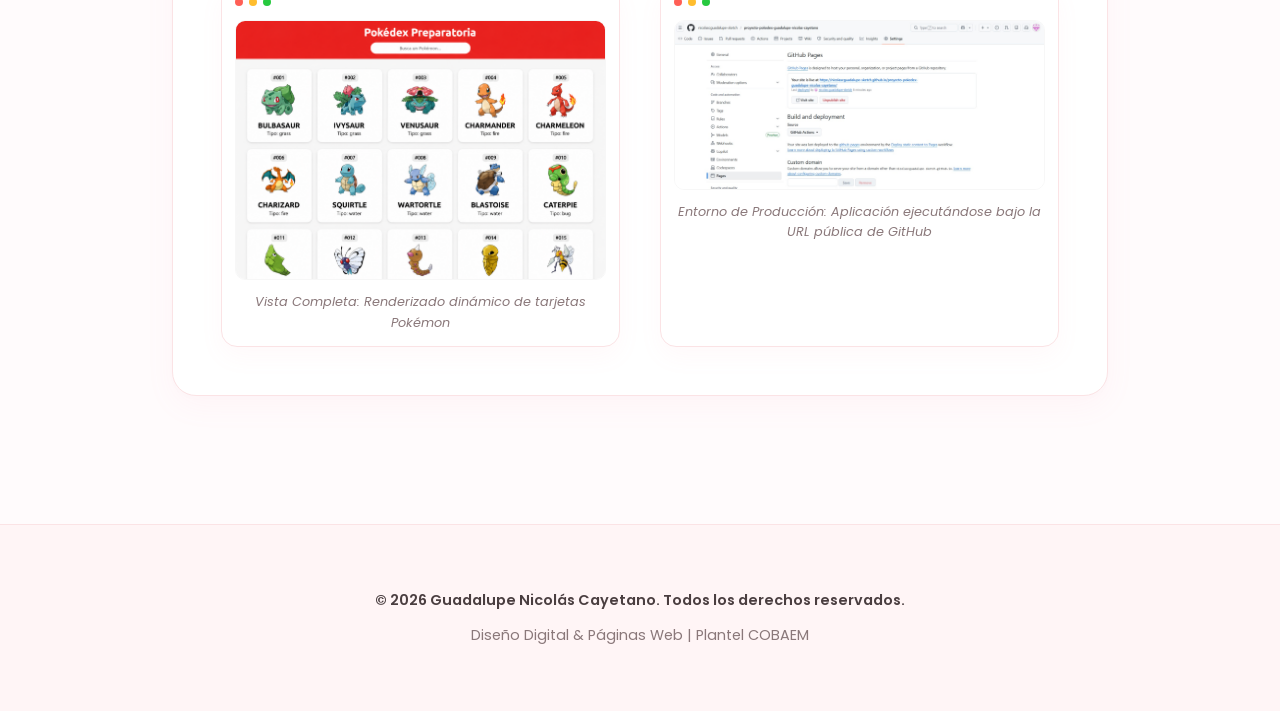
<file: PAGINA WEB/paginas_web.html>
<!DOCTYPE html>
<html lang="es">
<head>
    <meta charset="UTF-8">
    <meta name="viewport" content="width=device-width, initial-scale=1.0">
    <title>Páginas Web | Evidencias</title>
    <link rel="stylesheet" href="style.css">
    <link rel="preconnect" href="https://fonts.googleapis.com">
    <link rel="preconnect" href="https://fonts.gstatic.com" crossorigin>
    <link href="https://fonts.googleapis.com/css2?family=Poppins:wght@300;400;600;700&display=swap" rel="stylesheet">
</head>
<body>

    <header class="main-header">
        <div class="header-container">
            <img src="Assets/logo.png" alt="Logo de la Institución" class="school-logo">
            <p class="institution-name">Colegio de Bachilleres del Estado de México Plantel 40
        </div>
    </header>

    <nav class="nav-bar">
        <div class="nav-container">
            <a href="index.html" class="back-btn">&larr; Volver al Inicio</a>
            <span class="current-module">Módulo: Programación de Páginas Web</span>
        </div>
    </nav>

    <section class="web-intro">
        <span class="project-tag">Proyecto Integrador</span>
        <h1>Pokédex Preparatoria</h1>
        <p class="project-summary">
            Desarrollo acumulativo de una aplicación web interactiva que conecta con servidores externos en tiempo real. Un proyecto que unifica la maquetación estructural, el diseño responsivo avanzado y la programación asíncrona.
        </p>
    </section>

    <main class="web-project-container">
        
        <div class="section-divider">
            <h2>1. Entorno de Desarrollo (Sublime Text)</h2>
        </div>

        <section class="project-phase-card">
            <div class="phase-meta">
                <span class="phase-number">Fase 01</span>
                <h2>Estructura y maquetación responsiva</h2>
            </div>
            <div class="phase-grid">
                <div class="phase-text">
                    <p style="text-align: justify;">
                        Se utilizó el entorno de desarrollo <strong>Sublime Text</strong> para construir los cimientos del ecosistema web mediante el archivo <code>index.html</code>. Se definió un contenedor semántico principal (<code>&lt;main id="pokedex-container"&gt;</code>) y una barra superior destinada al motor de búsqueda de los Pokémon mediante un elemento de entrada de texto.
                    </p>
                    <p style="text-align: justify;">
                        Posteriorments, mediante la hoja de estilos <code>style.css</code>, se implementó el modelo de maquetación <strong>CSS Grid</strong> en la clase <code>.pokedex</code>. Utilizando la propiedad <code>grid-template-columns: repeat(auto-fit, minmax(200px, 1fr));</code>, se logró que la interfaz fuera completamente responsiva y adaptable a cualquier resolución de pantalla de manera automática.
                    </p>
                </div>
                <div class="phase-media">
                    <div class="code-screenshot">
                        <img src="Assets/PAGINAS WEB/SUBLIME TEXT/index.png" alt="Captura de Código index.html">
                        <span class="screenshot-caption">Evidencia: Estructura semántica en index.html</span>
                    </div>
                    <div class="code-screenshot">
                        <img src="Assets/PAGINAS WEB/SUBLIME TEXT/style.png" alt="Captura de Código style.css">
                        <span class="screenshot-caption">Evidencia: Reglas de CSS Grid en style.css</span>
                    </div>
                </div>
            </div>
        </section>

        <section class="project-phase-card">
            <div class="phase-meta">
                <span class="phase-number">Fase 02</span>
                <h2>Lógica con Arreglos y Renderizado Dinámico</h2>
            </div>
            <div class="phase-grid solo-media">
                <div class="phase-text">
                    <p style="text-align: justify;">
                        Con la estructura visual lista, se inicializó el comportamiento dinámico programando el script <code>app.js</code>. Para asentar las bases del manejo de datos, se estructuró un arreglo de objetos local llamado <code>pokemonsPrueba</code> que contenía información inicial estática (Bulbasaur, Charmander y Squirtle).
                    </p>
                    <p style="text-align: justify;">
                        Haciendo uso del método <code>forEach</code> y de los <strong>Template Literals</strong>, se creó la función <code>crearTarjetaHTML(pokemon)</code>. Esta rutina inyecta de forma automatizada las etiquetas, imágenes oficiales desde los repositorios y clases de tipos directamente en el DOM, optimizando la escalabilidad del sitio.
                    </p>
                </div>
                <div class="phase-media">
                    <div class="code-screenshot">
                        <img src="Assets/PAGINAS WEB/SUBLIME TEXT/app.png" alt="Captura de Código app.js">
                        <span class="screenshot-caption">Evidencia: Ciclos e inyección dinámica con app.js</span>
                    </div>
                </div>
            </div>
        </section>

        <div class="section-divider">
            <h2>2. Control de Versiones y Hosting (GitHub)</h2>
        </div>

        <section class="project-phase-card alt-layout">
            <div class="phase-meta">
                <span class="phase-number">Fase 03</span>
                <h2>Despliegue e interfaz final de la Pokédex</h2>
            </div>
            <div class="phase-grid">
                <div class="phase-text">
                    <p style="text-align: justify;">
                        El ciclo completo del software concluyó con la migración del código desde el entorno local hacia la nube. Los archivos fuentes fueron cargados en un repositorio público en <strong>GitHub</strong> bajo el control de versiones. 
                    </p>
                    <p style="text-align: justify;">
                        Posteriormente, se configuró la herramienta nativa <strong>GitHub Pages</strong> desde el menú de <em>Settings</em> de la plataforma, permitiendo compilar y desplegar los archivos estáticos de forma gratuita para generar un enlace URL web totalmente público y funcional en internet.
                    </p>
                </div>
                <div class="phase-media">
                    <div class="code-screenshot">
                        <img src="Assets/PAGINAS WEB/GITHUB/GitHub.jpeg" alt="Configuración de GitHub Pages">
                        <span class="screenshot-caption">Evidencia: Ajustes de hosting en GitHub Pages</span>
                    </div>
                </div>
            </div>
        </section>

        <section class="project-phase-card">
            <div class="phase-meta">
                <span class="phase-number">Fase 04</span>
                <h2>Demostración del producto publicado</h2>
            </div>
            <div class="phase-media-row">
                <div class="code-screenshot row-item">
                    <img src="Assets/PAGINAS WEB/GITHUB/Pokedex.png" alt="Render de la Pokédex completa">
                    <span class="screenshot-caption">Vista Completa: Renderizado dinámico de tarjetas Pokémon</span>
                </div>
                <div class="code-screenshot row-item">
                    <img src="Assets/PAGINAS WEB/GITHUB/url.jpeg" alt="Pokédex funcionando en el navegador con URL">
                    <span class="screenshot-caption">Entorno de Producción: Aplicación ejecutándose bajo la URL pública de GitHub</span>
                </div>
            </div>
        </section>

    </main>

    <footer class="main-footer">
        <p>&copy; 2026 Guadalupe Nicolás Cayetano. Todos los derechos reservados.</p>
        <p>Diseño Digital &amp; Páginas Web | Plantel COBAEM</p>
    </footer>

</body>
</html>
</file>
<file: PAGINA WEB/style.css>
/* ==========================================================================
   ESTILOS GENERALES Y VARIABLES (REDiseño Pastel Femenino)
   ========================================================================== */
@import url('https://fonts.googleapis.com/css2?family=Playfair+Display:ital,wght@0,400..900;1,400..900&family=Poppins:ital,wght@0,300;0,400;0,500;0,600;0,700;0,800&display=swap');

:root {
    /* Paleta de Colores Pasteles Femeninos */
    --bg-main: #fffbfc;          /* Fondo principal: Blanco con un sutil toque de rubor rosa */
    --bg-card: #ffffff;          /* Fondo de tarjetas: Blanco puro para máximo contraste y limpieza */
    --bg-card-hover: #fff5f6;    /* Fondo interactivo muy suave */
    
    /* Colores de Acento y Primarios */
    --primary: #ff8fa3;          /* Rosa pastel elegante y romántico */
    --primary-light: #ffb3c1;    /* Rosa pastel suave para hovers y detalles */
    --primary-dark: #ff4d6d;     /* Rosa vibrante para enlaces y textos destacados */
    
    /* Colores Secundarios Pastel */
    --accent: #c3ecf6;           /* Azul cielo pastel / Turquesa sutil */
    --accent-lilac: #e8dbfc;     /* Lila mágico pastel */
    --accent-peach: #ffe5d9;     /* Durazno pastel cálido */
    --accent-sage: #d8f3dc;      /* Verde menta/sabio pastel */
    
    /* Textos (Evitamos el negro puro para mantener la suavidad) */
    --text-main: #4a3e40;        /* Marrón grisáceo oscuro, cálido y elegante */
    --text-muted: #8a787a;       /* Marrón grisáceo medio para textos secundarios */
    
    /* Bordes y Sombras */
    --border-color: #fbe3e5;     /* Bordes rosa pastel ultra suaves */
    --shadow-soft: 0 10px 30px rgba(255, 143, 163, 0.06), 0 2px 10px rgba(0, 0, 0, 0.01);
    --shadow-hover: 0 20px 40px rgba(255, 143, 163, 0.12), 0 5px 15px rgba(255, 143, 163, 0.03);
    
    /* Tipografías */
    --font-family: 'Poppins', sans-serif;
    --font-heading: 'Playfair Display', serif; /* Toque editorial y chic para títulos */
}

* {
    margin: 0;
    padding: 0;
    box-sizing: border-box;
}

body {
    background-color: var(--bg-main);
    color: var(--text-main);
    font-family: var(--font-family);
    line-height: 1.6;
    overflow-x: hidden;
}

/* ==========================================
   ENCABEZADO (LOGO)
   ========================================== */
.main-header {
    background-color: rgba(255, 252, 253, 0.92);
    border-bottom: 1px solid var(--border-color);
    padding: 1.5rem 0;
    position: sticky;
    top: 0;
    z-index: 100;
    backdrop-filter: blur(12px);
    box-shadow: 0 4px 25px rgba(255, 143, 163, 0.03);
}

.header-container {
    max-width: 1100px;
    margin: 0 auto;
    padding: 0 2rem;
    display: flex;
    flex-direction: column;
    align-items: center;
    gap: 0.75rem;
}

.school-logo {
    height: 90px;
    width: auto;
    object-fit: contain;
    /* Sombra suave y rosada en lugar de negra */
    filter: drop-shadow(0px 6px 12px rgba(255, 143, 163, 0.2));
    transition: transform 0.4s cubic-bezier(0.175, 0.885, 0.32, 1.275);
}

.school-logo:hover {
    transform: scale(1.08) rotate(2deg);
}

.institution-name {
    font-family: var(--font-family);
    font-size: 0.85rem;
    text-transform: uppercase;
    letter-spacing: 3px;
    color: var(--primary-dark);
    font-weight: 700;
    text-align: center;
    background: linear-gradient(90deg, var(--primary-dark), var(--primary));
    -webkit-background-clip: text;
    -webkit-text-fill-color: transparent;
}

/* ==========================================
   SECCIÓN HERO (BIENVENIDA)
   ========================================== */
.hero-section {
    max-width: 850px;
    margin: 5rem auto 3rem auto;
    padding: 0 2rem;
    text-align: center;
}

.badge {
    background-color: var(--accent-peach);
    color: var(--primary-dark);
    padding: 0.5rem 1.25rem;
    border-radius: 50px;
    font-size: 0.75rem;
    font-weight: 700;
    letter-spacing: 1.5px;
    text-transform: uppercase;
    border: 1px solid rgba(255, 143, 163, 0.2);
    display: inline-block;
    margin-bottom: 1.5rem;
    box-shadow: 0 4px 10px rgba(255, 143, 163, 0.05);
}

.hero-section h1 {
    font-family: var(--font-heading);
    font-size: 3.2rem;
    font-weight: 800;
    color: var(--text-main);
    line-height: 1.25;
    margin-bottom: 1.5rem;
    /* Efecto degradado elegante */
    background: linear-gradient(135deg, #4a3e40 30%, var(--primary-dark) 100%);
    -webkit-background-clip: text;
    -webkit-text-fill-color: transparent;
}

.student-info {
    display: flex;
    justify-content: center;
    gap: 2rem;
    margin-bottom: 2.5rem;
    font-size: 1.05rem;
    background: var(--bg-card);
    padding: 1rem 2.5rem;
    border-radius: 50px; /* Bordes completamente redondeados estilo píldora */
    border: 1px solid var(--border-color);
    box-shadow: var(--shadow-soft);
    width: fit-content;
    margin-left: auto;
    margin-right: auto;
}

.student-info strong {
    color: var(--primary-dark);
    font-weight: 600;
}

.hero-description {
    color: var(--text-muted);
    font-size: 1.15rem;
    max-width: 700px;
    margin: 0 auto;
    line-height: 1.8;
}

/* ==========================================
   MÓDULOS / TARJETAS (GRID)
   ========================================== */
.modules-section {
    max-width: 1100px;
    margin: 5rem auto;
    padding: 0 2rem;
}

.section-title {
    font-family: var(--font-heading);
    font-size: 2.2rem;
    color: var(--text-main);
    text-align: center;
    margin-bottom: 3.5rem;
    position: relative;
}

.section-title::after {
    content: '';
    display: block;
    width: 50px;
    height: 4px;
    background: linear-gradient(90deg, var(--primary), var(--accent-lilac));
    margin: 0.75rem auto 0 auto;
    border-radius: 10px;
}

.modules-grid {
    display: grid;
    grid-template-columns: repeat(auto-fit, minmax(320px, 1fr));
    gap: 2.5rem;
}

.module-card {
    background-color: var(--bg-card);
    border: 1px solid var(--border-color);
    border-radius: 24px; /* Bordes más suaves y redondos */
    padding: 2.5rem;
    text-decoration: none;
    color: var(--text-main);
    display: flex;
    flex-direction: column;
    gap: 1.2rem;
    box-shadow: var(--shadow-soft);
    transition: all 0.5s cubic-bezier(0.175, 0.885, 0.32, 1.275);
    position: relative;
    overflow: hidden;
}

/* Efecto de línea brillante arriba de la tarjeta con gradiente pastel */
.module-card::before {
    content: '';
    position: absolute;
    top: 0;
    left: 0;
    width: 100%;
    height: 6px;
    background: linear-gradient(90deg, var(--primary), var(--accent-lilac), var(--accent));
    opacity: 0.4; /* Siempre visible de forma sutil */
    transition: opacity 0.3s ease, height 0.3s ease;
}

.module-card:hover {
    transform: translateY(-10px);
    box-shadow: var(--shadow-hover);
    border-color: var(--primary-light);
}

.module-card:hover::before {
    opacity: 1;
    height: 8px;
}

.card-icon {
    color: var(--primary-dark);
    background: rgba(255, 143, 163, 0.08);
    width: 65px;
    height: 65px;
    display: flex;
    align-items: center;
    justify-content: center;
    border-radius: 18px; /* Soft squircle */
    margin-bottom: 0.5rem;
    font-size: 1.5rem;
    transition: all 0.4s cubic-bezier(0.175, 0.885, 0.32, 1.275);
}

.module-card:hover .card-icon {
    color: #ffffff;
    background: linear-gradient(135deg, var(--primary), var(--accent-lilac));
    transform: scale(1.1) rotate(5deg);
}

.module-card h3 {
    font-family: var(--font-family);
    font-size: 1.35rem;
    font-weight: 700;
    color: var(--text-main);
}

.module-card p {
    color: var(--text-muted);
    font-size: 0.95rem;
    line-height: 1.7;
    flex-grow: 1;
}

.card-link {
    font-weight: 700;
    color: var(--primary-dark);
    font-size: 0.95rem;
    display: flex;
    align-items: center;
    gap: 0.5rem;
    margin-top: 1rem;
    transition: all 0.3s ease;
}

.card-link::after {
    content: '→';
    transition: transform 0.3s ease;
}

.module-card:hover .card-link {
    color: var(--primary-dark);
}

.module-card:hover .card-link::after {
    transform: translateX(6px);
}

/* ==========================================
   PIE DE PÁGINA
   ========================================== */
.main-footer {
    background-color: #fff5f6; /* Fondo rosa pastel sumamente sutil */
    text-align: center;
    padding: 4rem 2rem;
    margin-top: 8rem;
    font-size: 0.9rem;
    color: var(--text-muted);
    border-top: 1px solid var(--border-color);
}

.main-footer p:first-child {
    margin-bottom: 0.75rem;
    color: var(--text-main);
    font-weight: 600;
}

/* ==========================================
   RESPONSIVO GENERAL
   ========================================== */
@media (max-width: 600px) {
    .hero-section h1 {
        font-size: 2.2rem;
    }
    .student-info {
        flex-direction: column;
        gap: 0.75rem;
        padding: 1.2rem;
        border-radius: 24px;
    }
    .modules-grid {
        grid-template-columns: 1fr;
    }
}

/* ==========================================================================
   ESTILOS ADICIONALES PARA LA GALERÍA (DISEÑO)
   ========================================================================== */
.nav-bar {
    background-color: var(--bg-card);
    padding: 1.25rem 0;
    border-bottom: 1px solid var(--border-color);
    box-shadow: 0 2px 15px rgba(255, 143, 163, 0.02);
}

.nav-container {
    max-width: 1100px;
    margin: 0 auto;
    padding: 0 2rem;
    display: flex;
    justify-content: space-between;
    align-items: center;
}

.back-btn {
    color: var(--text-muted);
    text-decoration: none;
    font-size: 0.95rem;
    font-weight: 600;
    display: flex;
    align-items: center;
    gap: 0.5rem;
    transition: color 0.3s ease, transform 0.3s ease;
}

.back-btn::before {
    content: '←';
}

.back-btn:hover {
    color: var(--primary-dark);
    transform: translateX(-4px);
}

.current-module {
    font-size: 0.9rem;
    color: var(--primary-dark);
    font-weight: 700;
    background-color: var(--bg-card-hover);
    padding: 0.4rem 1rem;
    border-radius: 50px;
    border: 1px solid var(--border-color);
}

.gallery-intro {
    max-width: 900px;
    margin: 4rem auto 3rem auto;
    text-align: center;
    padding: 0 2rem;
}

.gallery-intro h1 {
    font-family: var(--font-heading);
    font-size: 2.6rem;
    color: var(--text-main);
    margin-bottom: 0.75rem;
    background: linear-gradient(135deg, var(--text-main) 40%, var(--primary-dark));
    -webkit-background-clip: text;
    -webkit-text-fill-color: transparent;
}

.gallery-intro p {
    color: var(--text-muted);
    font-size: 1.05rem;
}

/* El contenedor Grid de la Galería */
.gallery-section {
    max-width: 1200px;
    margin: 0 auto 6rem auto;
    padding: 0 2rem;
}

.gallery-grid {
    display: grid;
    grid-template-columns: repeat(auto-fit, minmax(450px, 1fr));
    gap: 3rem;
}

/* Tarjeta de la Práctica */
.gallery-card {
    background-color: var(--bg-card);
    border-radius: 24px;
    overflow: hidden;
    box-shadow: var(--shadow-soft);
    border: 1px solid var(--border-color);
    display: flex;
    flex-direction: column;
    transition: transform 0.4s cubic-bezier(0.165, 0.84, 0.44, 1), box-shadow 0.4s ease;
}

.gallery-card:hover {
    transform: translateY(-8px);
    box-shadow: var(--shadow-hover);
    border-color: var(--primary-light);
}

/* Contenedor de la Imagen */
.image-container {
    background-color: #fff9fa; /* Fondo rosa pastel sumamente claro y limpio para resaltar PNGs */
    padding: 1.5rem;
    display: flex;
    justify-content: center;
    align-items: center;
    height: 300px;
    overflow: hidden;
    border-bottom: 1px solid var(--border-color);
    position: relative;
}

.image-container::after {
    content: '';
    position: absolute;
    inset: 0;
    background: radial-gradient(circle, transparent 60%, rgba(255, 245, 246, 0.6) 100%);
    pointer-events: none;
}

.image-container img {
    max-width: 90%;
    max-height: 90%;
    object-fit: contain;
    border-radius: 8px;
    transition: transform 0.5s cubic-bezier(0.165, 0.84, 0.44, 1);
}

.gallery-card:hover .image-container img {
    transform: scale(1.06) rotate(1deg);
}

/* Contenido de Texto */
.card-content {
    padding: 2.25rem;
}

.card-content h3 {
    font-family: var(--font-heading);
    font-size: 1.4rem;
    color: var(--text-main);
    margin-bottom: 1rem;
    border-left: 4px solid var(--primary);
    padding-left: 0.75rem;
}

.card-content p {
    color: var(--text-muted);
    font-size: 0.98rem;
    margin-bottom: 1.5rem;
    line-height: 1.7;
}

.card-content ul {
    list-style: none;
    display: flex;
    flex-direction: column;
    gap: 0.85rem;
}

.card-content ul li {
    font-size: 0.9rem;
    color: var(--text-muted);
    line-height: 1.6;
    position: relative;
    padding-left: 1.5rem;
}

/* Viñeta personalizada con un corazón pastel o punto estilizado */
.card-content ul li::before {
    content: '♥';
    position: absolute;
    left: 0;
    top: 1px;
    color: var(--primary);
    font-size: 0.85rem;
    transition: transform 0.3s ease;
}

.gallery-card:hover .card-content ul li::before {
    transform: scale(1.2);
    color: var(--primary-dark);
}

/* Responsivo para pantallas chicas */
@media (max-width: 600px) {
    .gallery-grid {
        grid-template-columns: 1fr;
    }
    .image-container {
        height: 220px;
    }
    .nav-container {
        flex-direction: column;
        gap: 0.75rem;
        text-align: center;
    }
}

/* ==========================================================================
   ESTILOS ADICIONALES PARA PÁGINAS WEB (POKÉDEX / PROYECTOS)
   ========================================================================== */
.web-intro {
    max-width: 850px;
    margin: 5rem auto 3.5rem auto;
    text-align: center;
    padding: 0 2rem;
}

.project-tag {
    background-color: var(--accent-lilac);
    color: #6a40a4; /* Lila oscuro para legibilidad */
    padding: 0.4rem 1.1rem;
    border-radius: 8px;
    font-size: 0.75rem;
    font-weight: 700;
    text-transform: uppercase;
    letter-spacing: 1px;
    border: 1px solid rgba(232, 219, 252, 0.6);
    display: inline-block;
    margin-bottom: 1rem;
    box-shadow: 0 3px 8px rgba(232, 219, 252, 0.2);
}

.web-intro h1 {
    font-family: var(--font-heading);
    font-size: 2.8rem;
    margin-bottom: 0.75rem;
    background: linear-gradient(135deg, var(--text-main) 30%, var(--primary-dark));
    -webkit-background-clip: text;
    -webkit-text-fill-color: transparent;
}

.project-summary {
    color: var(--text-muted);
    font-size: 1.1rem;
    line-height: 1.8;
}

/* Contenedor del proyecto */
.web-project-container {
    max-width: 1000px;
    margin: 0 auto 6rem auto;
    padding: 0 2rem;
    display: flex;
    flex-direction: column;
    gap: 4rem;
}

/* Tarjetas de Fases */
.project-phase-card {
    background-color: var(--bg-card);
    border-radius: 24px;
    padding: 3rem;
    border: 1px solid var(--border-color);
    box-shadow: var(--shadow-soft);
    transition: transform 0.3s ease, box-shadow 0.3s ease;
}

.project-phase-card:hover {
    box-shadow: var(--shadow-hover);
}

.phase-meta {
    display: flex;
    align-items: center;
    gap: 1.25rem;
    margin-bottom: 2rem;
    border-bottom: 1px solid var(--border-color);
    padding-bottom: 1.25rem;
}

.phase-number {
    background-color: var(--accent-peach);
    color: var(--primary-dark);
    font-weight: 800;
    font-size: 0.75rem;
    padding: 0.3rem 0.8rem;
    border-radius: 6px;
    text-transform: uppercase;
    letter-spacing: 1px;
    border: 1px solid rgba(255, 143, 163, 0.15);
}

.phase-meta h2 {
    font-family: var(--font-heading);
    font-size: 1.6rem;
    color: var(--text-main);
}

/* Grid de contenido interno de las fases */
.phase-grid {
    display: grid;
    grid-template-columns: 1fr 1fr;
    gap: 2.5rem;
    align-items: center;
}

.phase-grid.solo-media {
    grid-template-columns: 1.2fr 0.8fr;
}

.phase-text p {
    color: var(--text-muted);
    font-size: 1rem;
    margin-bottom: 1.25rem;
    line-height: 1.8;
}

.phase-text code {
    background-color: var(--bg-main);
    color: var(--primary-dark);
    padding: 0.2rem 0.5rem;
    border-radius: 6px;
    font-family: 'Courier New', Courier, monospace;
    font-size: 0.9rem;
    font-weight: 600;
    border: 1px solid var(--border-color);
}

/* Estilos de las Capturas de Código */
.phase-media {
    display: flex;
    flex-direction: column;
    gap: 1.5rem;
}

.code-screenshot {
    background-color: #ffffff;
    padding: 0.8rem;
    border-radius: 16px;
    border: 1px solid var(--border-color);
    box-shadow: 0 10px 25px rgba(255, 143, 163, 0.05);
    position: relative;
    /* Efecto ventana de Mac sutil */
    padding-top: 2.2rem;
}

/* Botones de ventana simulados para un diseño ultra-premium */
.code-screenshot::before {
    content: '';
    position: absolute;
    top: 0.8rem;
    left: 0.8rem;
    width: 8px;
    height: 8px;
    border-radius: 50%;
    background-color: #ff5f56;
    box-shadow: 14px 0 0 #ffbd2e, 28px 0 0 #27c93f;
}

.code-screenshot img {
    width: 100%;
    height: auto;
    border-radius: 10px;
    display: block;
    object-fit: cover;
    border: 1px solid rgba(0, 0, 0, 0.03);
}

.screenshot-caption {
    display: block;
    font-size: 0.8rem;
    color: var(--text-muted);
    text-align: center;
    margin-top: 0.75rem;
    font-style: italic;
}

/* Contenido de Fase Completa */
.phase-full-content .text-block h3 {
    font-family: var(--font-heading);
    color: var(--primary-dark);
    font-size: 1.35rem;
    margin-bottom: 0.85rem;
}

.phase-full-content .text-block p {
    color: var(--text-muted);
    line-height: 1.8;
    margin-bottom: 2.5rem;
}

.interactivity-features {
    display: grid;
    grid-template-columns: 1fr 1fr;
    gap: 2rem;
}

.feature-item {
    background-color: var(--bg-main);
    padding: 1.75rem;
    border-radius: 16px;
    border-left: 4px solid var(--primary);
    border: 1px solid var(--border-color);
    border-left-width: 4px;
    box-shadow: 0 4px 15px rgba(255, 143, 163, 0.02);
    transition: transform 0.3s ease;
}

.feature-item:hover {
    transform: translateY(-3px);
    border-left-color: var(--primary-dark);
}

.feature-item h4 {
    margin-bottom: 0.6rem;
    font-size: 1.1rem;
    color: var(--text-main);
    font-weight: 700;
}

.feature-item p {
    color: var(--text-muted);
    font-size: 0.92rem;
    line-height: 1.7;
}

/* Cuadro de GitHub (Elegante gradiente pastel femenino) */
.github-deployment-box {
    background: linear-gradient(135deg, var(--primary), var(--accent-lilac));
    border-radius: 24px;
    padding: 3rem;
    display: flex;
    align-items: center;
    gap: 2.5rem;
    box-shadow: 0 15px 35px rgba(255, 143, 163, 0.2);
    color: #ffffff;
    position: relative;
    overflow: hidden;
}

.github-deployment-box::after {
    content: '';
    position: absolute;
    width: 200px;
    height: 200px;
    background: rgba(255, 255, 255, 0.1);
    border-radius: 50%;
    top: -50px;
    right: -50px;
    pointer-events: none;
}

.github-icon {
    color: var(--primary-dark);
    background-color: #ffffff;
    padding: 1.25rem;
    border-radius: 50%;
    display: flex;
    align-items: center;
    justify-content: center;
    box-shadow: 0 8px 20px rgba(0, 0, 0, 0.1);
    font-size: 1.5rem;
    transition: transform 0.4s cubic-bezier(0.175, 0.885, 0.32, 1.275);
}

.github-deployment-box:hover .github-icon {
    transform: scale(1.15) rotate(10deg);
}

.github-text h3 {
    font-family: var(--font-heading);
    font-size: 1.5rem;
    margin-bottom: 0.5rem;
    color: #ffffff;
}

.github-text p {
    color: rgba(255, 255, 255, 0.9);
    font-size: 1rem;
    line-height: 1.7;
}

/* Responsivo para proyectos */
@media (max-width: 850px) {
    .phase-grid, .phase-grid.solo-media, .interactivity-features {
        grid-template-columns: 1fr;
    }
    .github-deployment-box {
        flex-direction: column;
        text-align: center;
        padding: 2.5rem 2rem;
    }
    .github-icon {
        margin: 0 auto;
    }
}

/* Separadores de sección en bitácora web */
.section-divider {
    max-width: 1000px;
    margin: 3rem auto 0 auto;
    border-bottom: 2px dashed var(--border-color);
    padding-bottom: 0.75rem;
}

.section-divider h2 {
    font-family: var(--font-heading);
    font-size: 1.5rem;
    color: var(--primary-dark);
    text-transform: none;
    letter-spacing: 0.5px;
}

/* Fila para mostrar capturas una al lado de la otra */
.phase-media-row {
    display: grid;
    grid-template-columns: 1fr 1fr;
    gap: 2.5rem;
    margin-top: 1.5rem;
}

@media (max-width: 768px) {
    .phase-media-row {
        grid-template-columns: 1fr;
</file>
